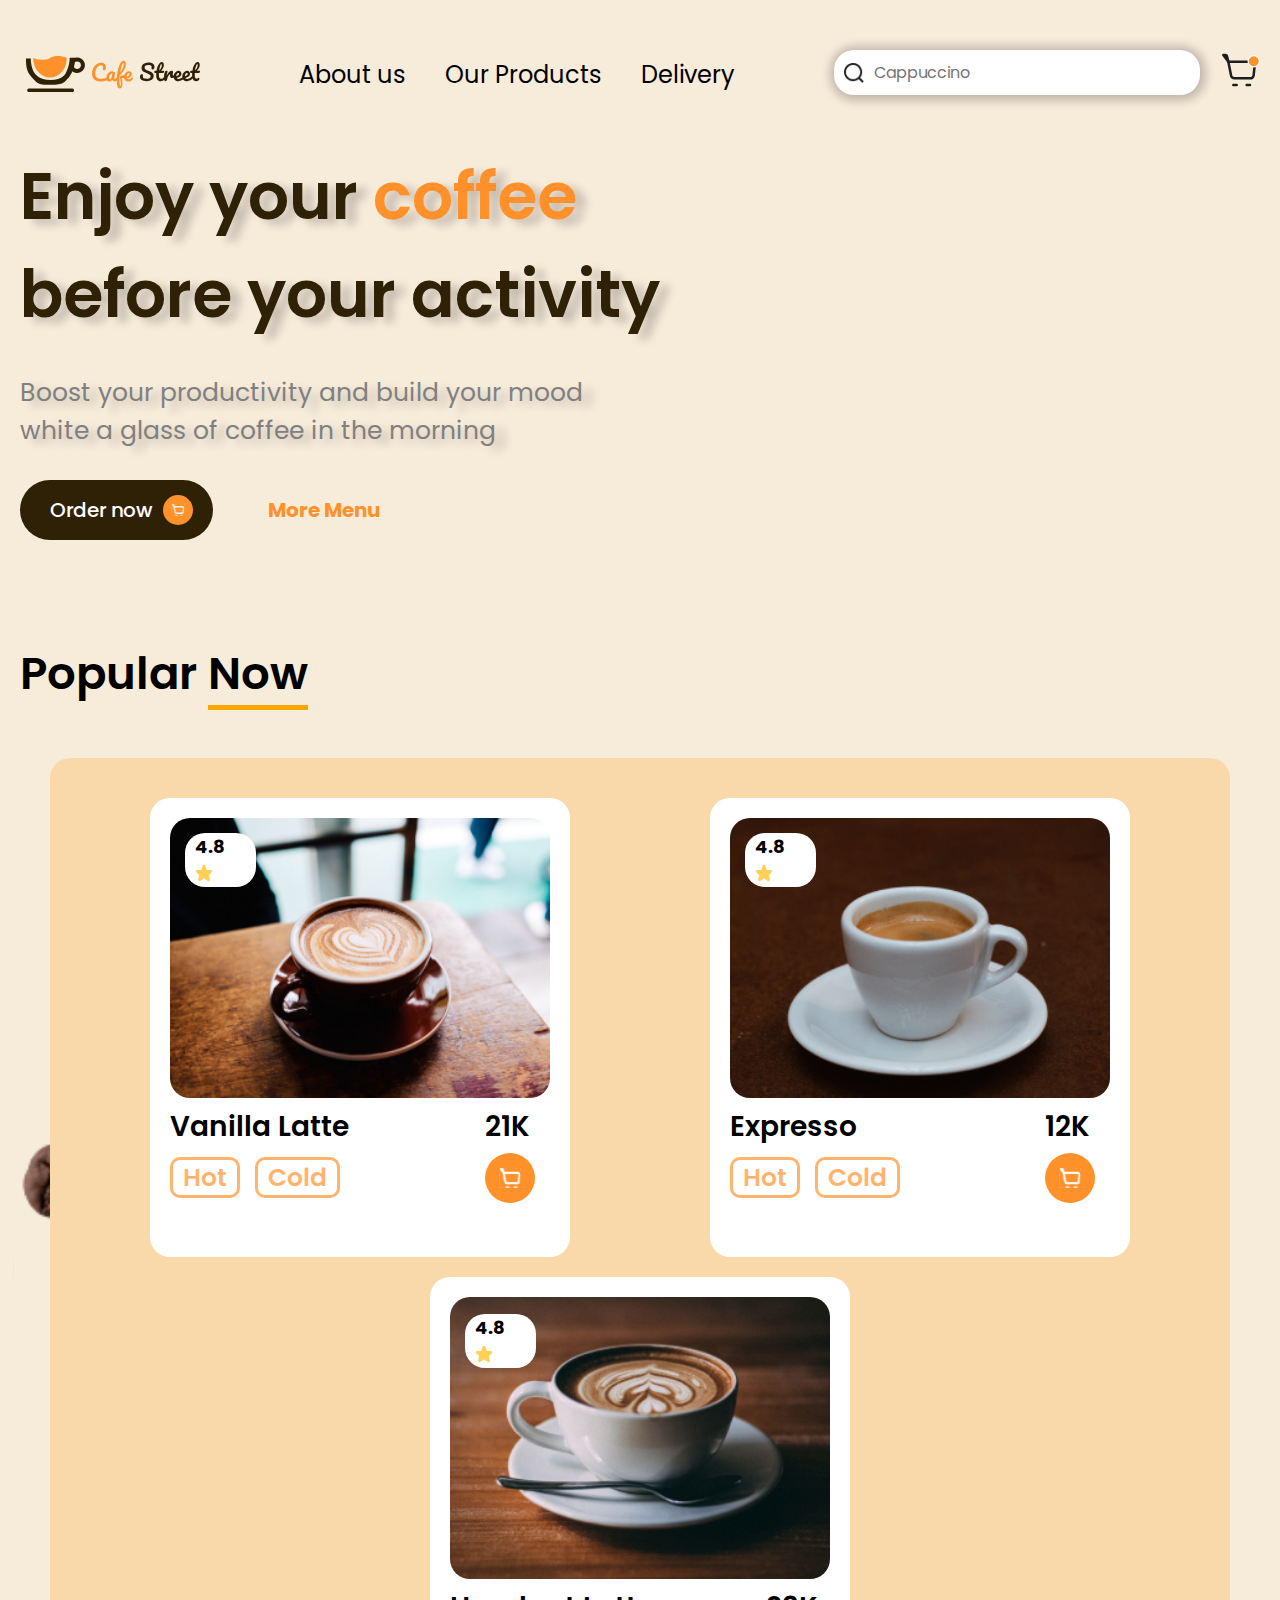
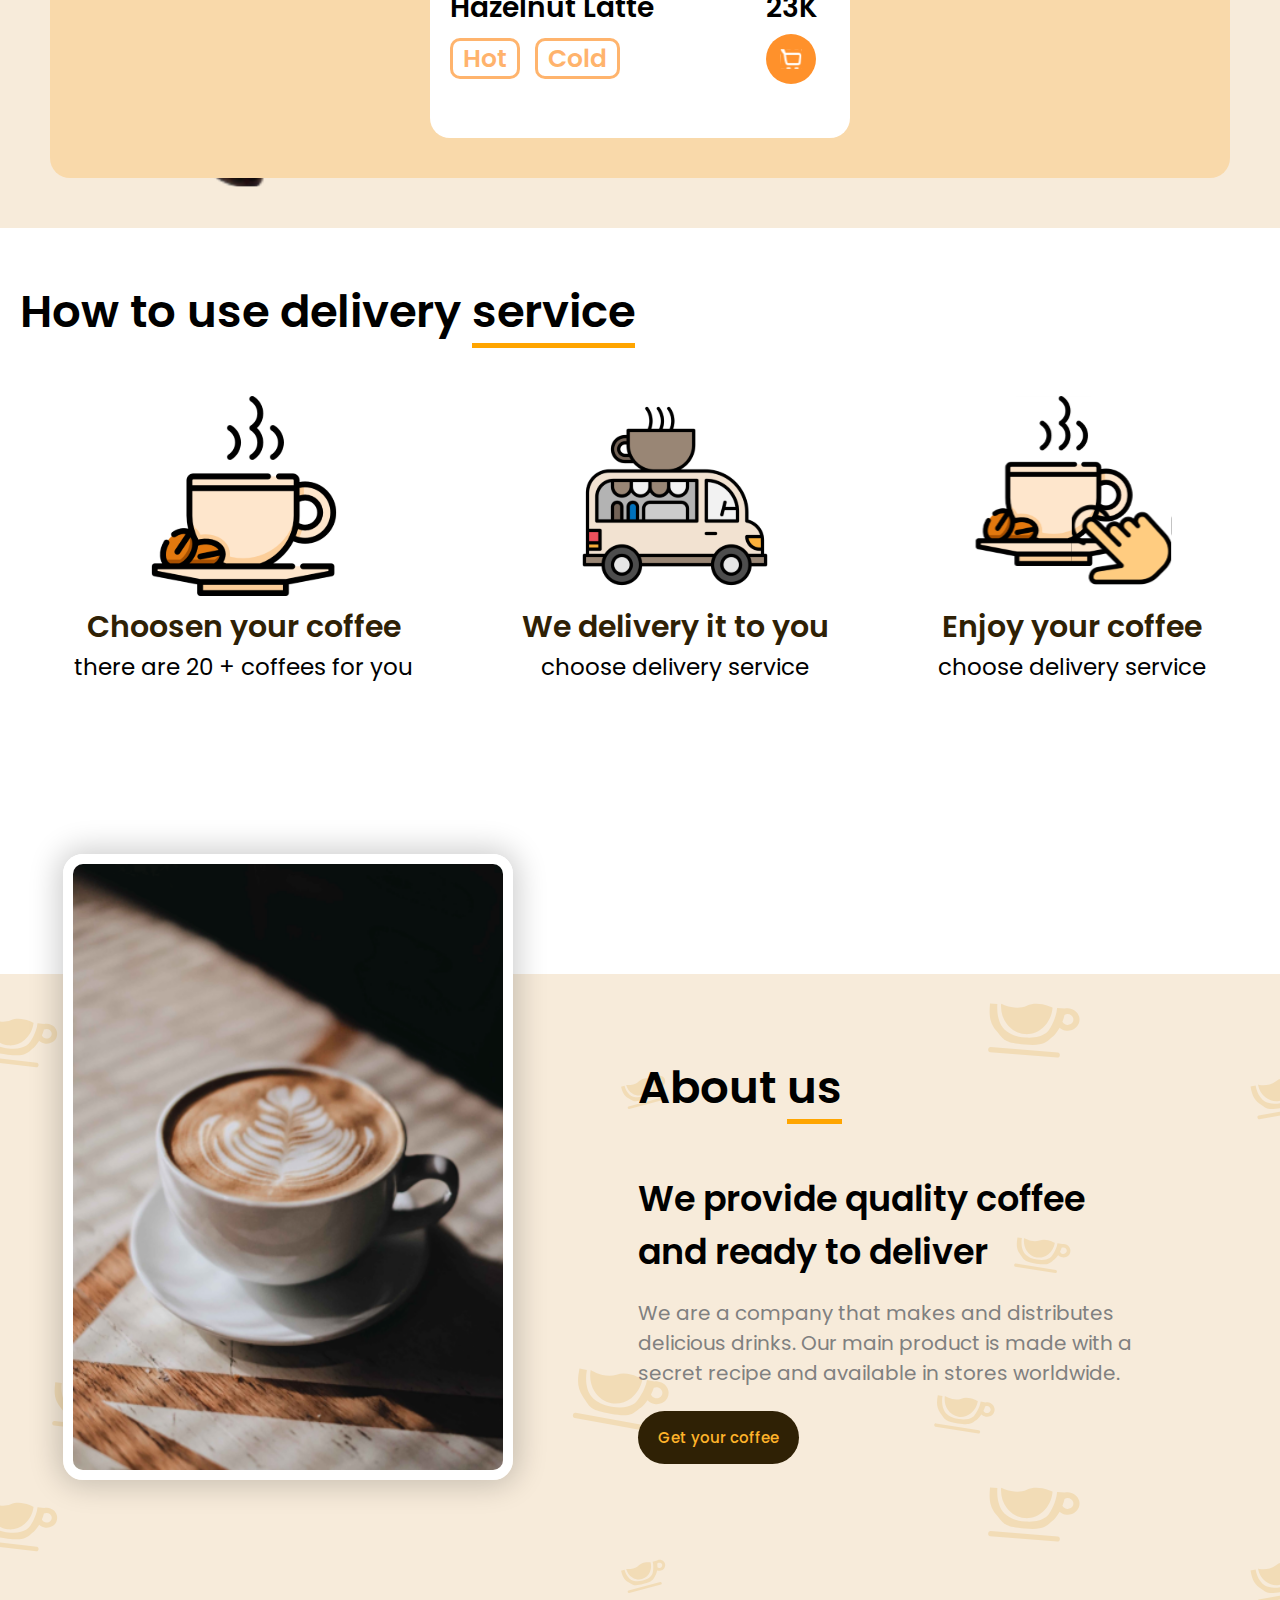
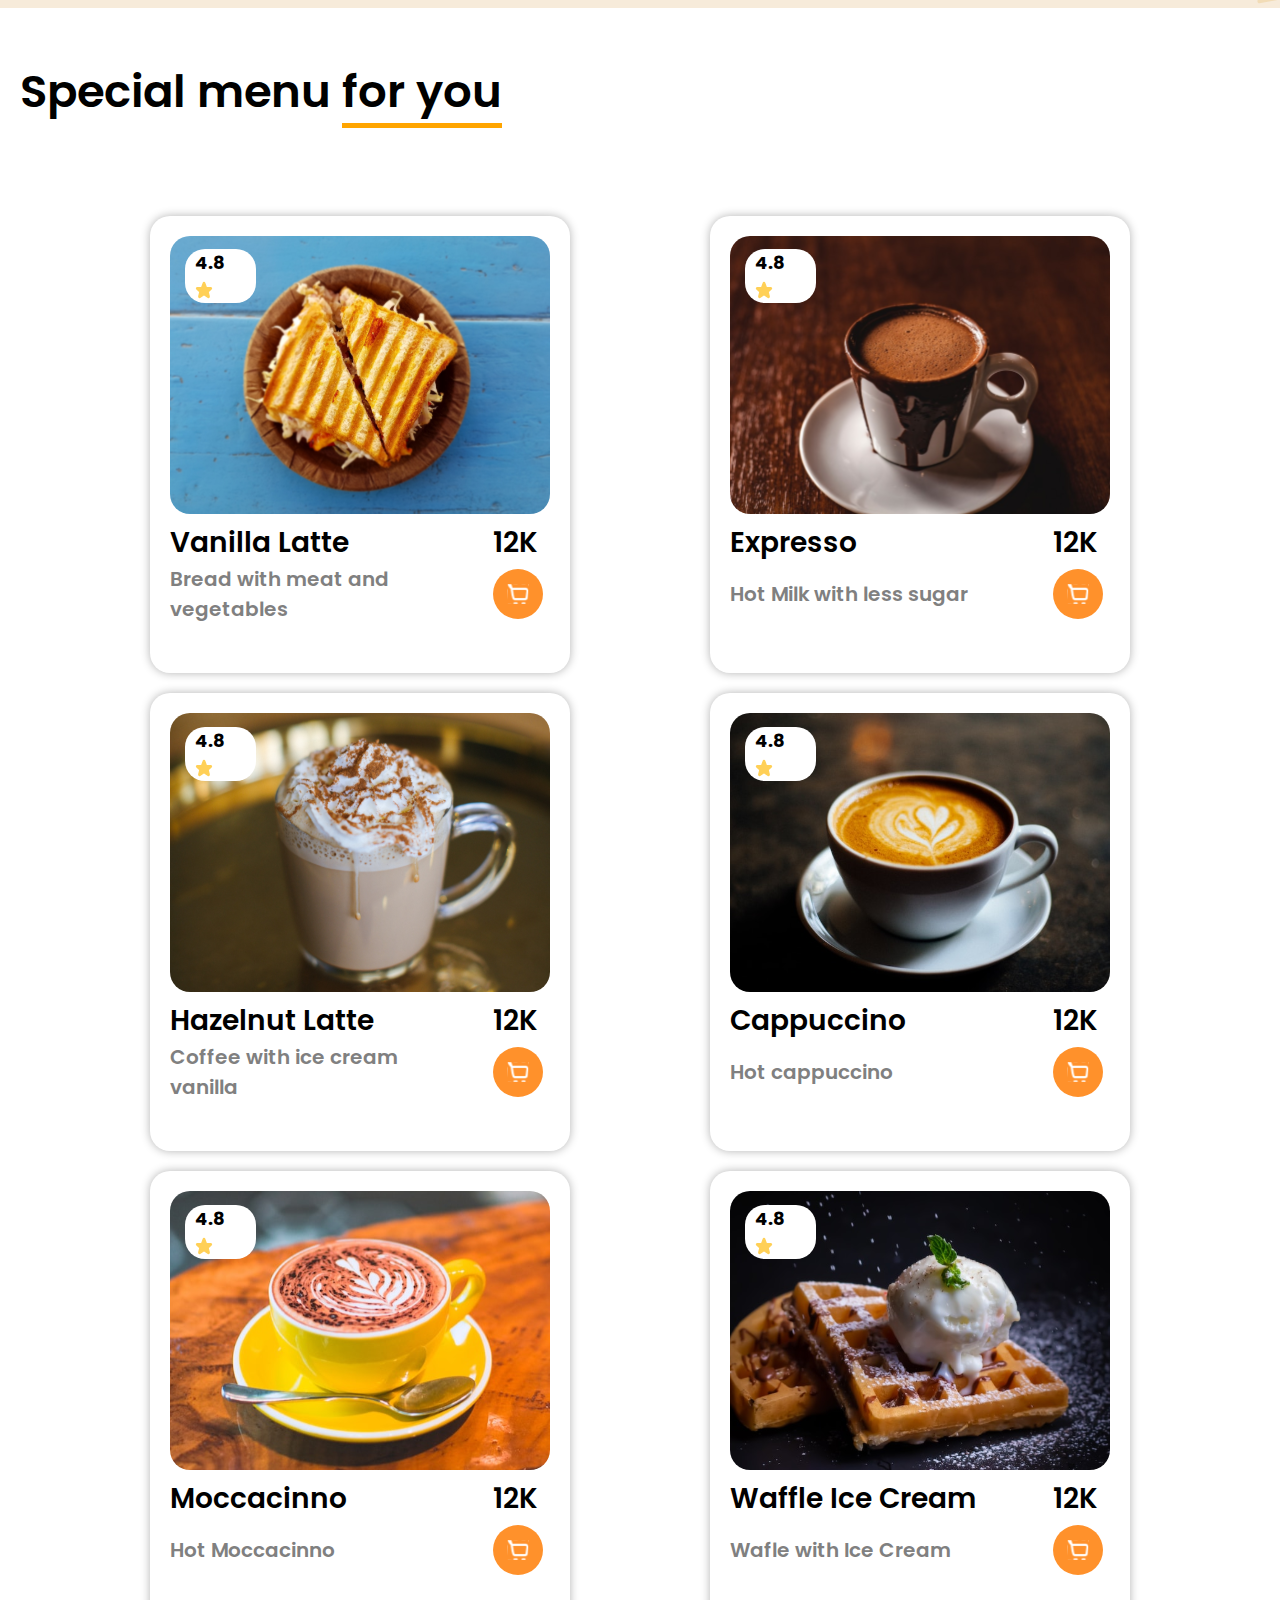
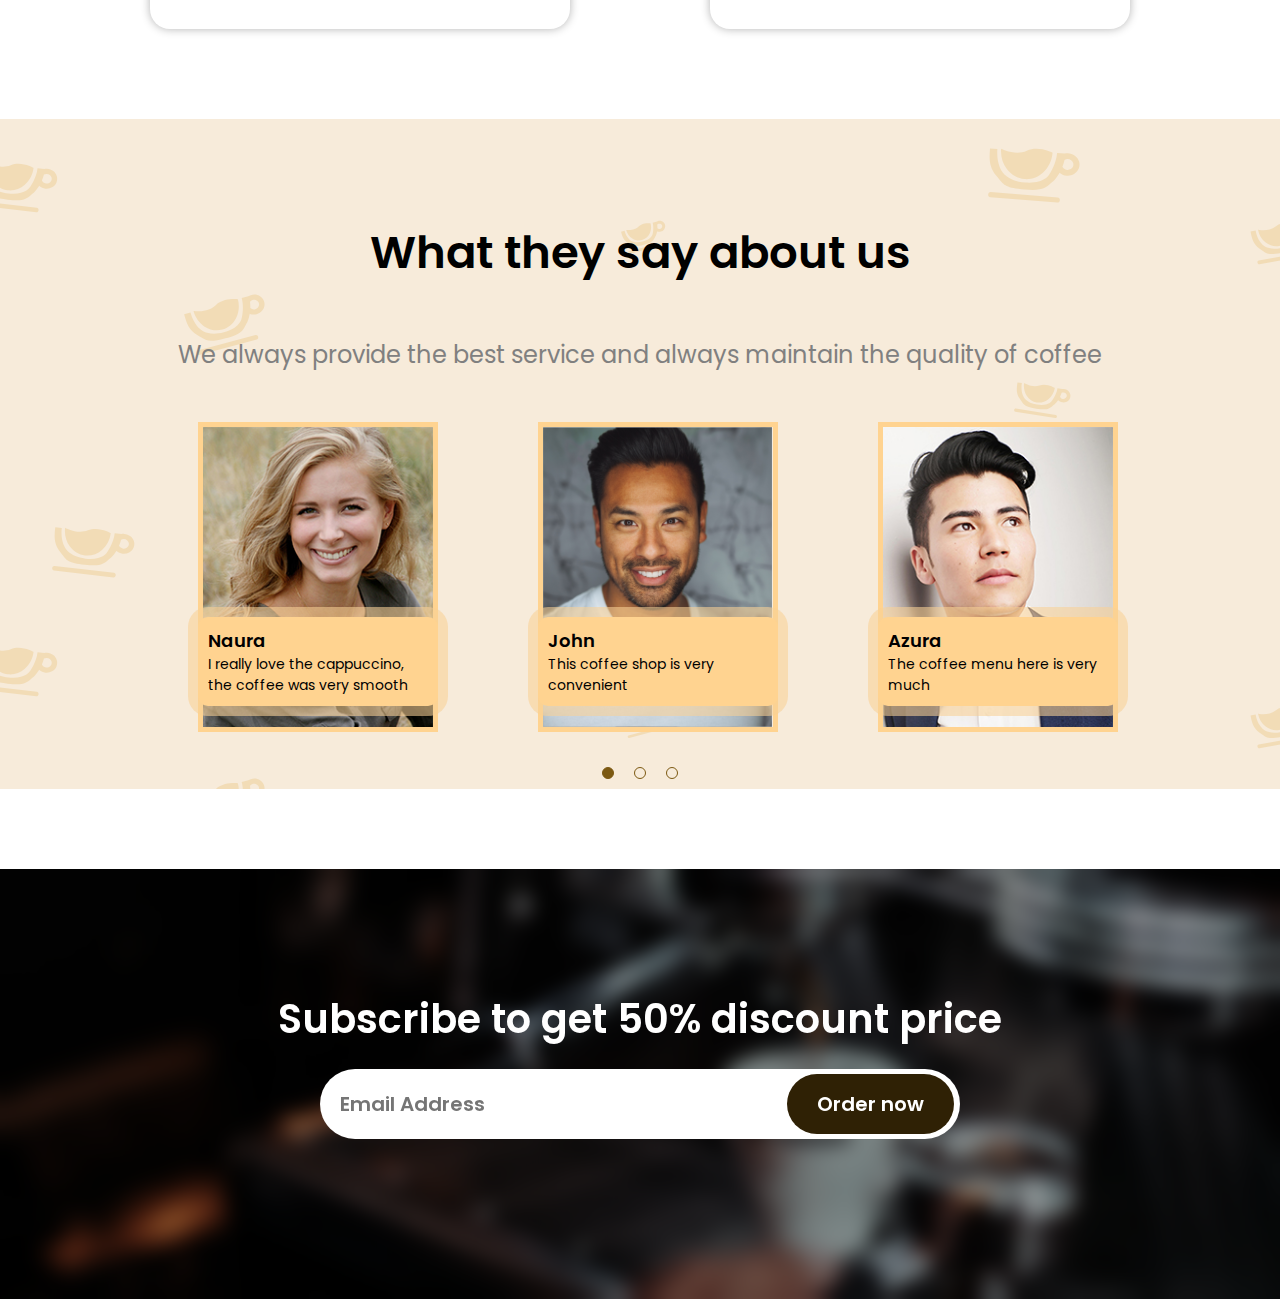
<file: Cafe Street/index.html>
<!DOCTYPE html>
<html lang="pt-br">
<head>
    <meta charset="UTF-8">
    <meta http-equiv="X-UA-Compatible" content="IE=edge">
    <meta name="viewport" content="width=device-width, initial-scale=1.0">

    <meta name="author" content="Erik Panicio"> <!-- crédito ao autor do conteúdo  -->
    <!-- Mecanismos de busca (SEO)-->
    <meta name="description" content="The Best Coffee Shop Near You">
    <meta name="keywords" content="café, coffee, cafeteria, café perto de mim"> <!-- palavras-chave -->
    <meta name="robots" content="index, follow">
    <meta property="og:type" content="website">

    <!-- Redes sociais (SMO) -->
    <meta property="og:title" content="Coffee Shop1">
    <meta property="og:site_name" content="Coffee Shop2">
    <meta property="og:description" content="Coffee Shop3">
    <meta property="og:url" content="https://cafestreet.com">
    <meta property="og:image" content="https://erikpanicio.github.io/Landing-Pages/Cafe%20Street/images/coffee1.png">
    <meta property="og:image:type" content="image/png">

    <link rel="stylesheet" href="style.css">
    <title>Cafe Street</title>
</head>
<body>
    <div id="background">
        <header>
            <nav class="container">
                <ul>
                    <div class="header-left">
                        <li><a href="#"></a><img src="images/logo_coffe.svg" alt=""></li>
                    </div>
                    <div class="header-center">
                        <li><a href="#about-us">About us</a></li>
                        <li><a href="#special">Our Products</a></li>
                        <li><a href="#delivery">Delivery</a></li>
                    </div>
                    <div class="header-right">
                        <li><input type="search" name="search" id="search" placeholder="Cappuccino"></li>
                        <li><a href="#"><img src="images/cart1.svg" alt=""></a></li>
                    </div>
                    <button id="button-mobile" onclick="clicado()">Menu</button>
                </ul>
            </nav>
        </header>

        <section id="apresentation" class="contents">
            <div class="container">
                <p class="up">Enjoy your <span>coffee</span> before your activity</p>
                <p class="down">Boost your productivity and build your mood white a glass of coffee in the morning</p>
                <div class="box-button">
                    <button class="button">Order now</button>
                    <a href="#" class="more">More Menu</a>
                </div>
            </div>
        </section>

        <section id="popular-now" class="contents">
            <div class="container">
                <h2>Popular <span class="orange">Now</span></h2>

                <div class="margin-lateral"> <!-- TESTE -->
                    <div class="box-photos">
                        <div class="box-photo">
                            <div class="coffee-photo">
                                <img src="images/coffee1.png" alt="">
                            </div>
                            <div class="desc">
                                <div class="coffee-name">Vanilla Latte</div>
                                <div class="coffee-view">21K</div>
                                <div class="coffee-type">
                                    <div class="coffee-type-hot"><span>Hot</span></div>
                                    <div class="coffee-type-cold"><span>Cold</span></div>
                                </div>
                                <div class="coffee-cart"><a href="#"><img src="images/cart2.svg" alt=""></a></div>
                            </div>
                            <div class="rating">
                                4.8
                                <img src="images/star.svg" alt="">
                            </div>
                        </div>
                        <div class="box-photo">
                            <div class="coffee-photo">
                                <img src="images/coffee2.png" alt="">
                            </div>
                            <div class="desc">
                                <div class="coffee-name">Expresso</div>
                                <div class="coffee-view">12K</div>
                                <div class="coffee-type">
                                    <div class="coffee-type-hot"><span>Hot</span></div>
                                    <div class="coffee-type-cold"><span>Cold</span></div>
                                </div>
                                <div class="coffee-cart"><a href="#"><img src="images/cart2.svg" alt=""></a></div>
                            </div>
                            <div class="rating">
                                4.8
                                <img src="images/star.svg" alt="">
                            </div>
                        </div>
                        <div class="box-photo">
                            <div class="coffee-photo">
                                <img src="images/coffee3.png" alt="">
                            </div>
                            <div class="desc">
                                <div class="coffee-name">Hazelnut Latte</div>
                                <div class="coffee-view">23K</div>
                                <div class="coffee-type">
                                    <div class="coffee-type-hot"><span>Hot</span></div>
                                    <div class="coffee-type-cold"><span>Cold</span></div>
                                </div>
                                <div class="coffee-cart"><a href="#"><img src="images/cart2.svg" alt=""></a></div>
                            </div>
                            <div class="rating">
                                4.8
                                <img src="images/star.svg" alt="">
                            </div>
                        </div>
                    </div>
                </div>
            </div>
        </section>
    </div>

    <div id="delivery" class="contents">
        <div class="container">
            <h2>How to use delivery <span class="orange">service</span></h2>
            <div class="box-images">
                <div class="image">
                    <img src="images/icon1.svg" alt="">
                    <p class="up">Choosen your coffee</p>
                    <p class="down">there are 20 + coffees for you</p>
                </div>
                <div class="image">
                    <img src="images/icon2.svg" alt="">
                    <p class="up">We delivery it to you</p>
                    <p class="down">choose delivery service</p>
                </div>
                <div class="image">
                    <img src="images/icon3.svg" alt="">
                    <p class="up">Enjoy your coffee</p>
                    <p class="down">choose delivery service</p>
                </div>
            </div>
        </div>
    </div>

    <div id="about-us" class="contents">
        <div class="container">
            <div class="image">
                <img src="images/coffee4.png" alt="">
            </div>
            <div class="text">
                <h2>About <span class="orange">us</span></h2>
                <p class="up">We provide quality coffee and ready to deliver</p>
                <p class="down">We are a company that makes and distributes delicious drinks. Our main product is made with a secret recipe and available in stores worldwide.</p>
                <div class="box-button">
                    <button class="button">Get your coffee</button>
                </div>
            </div>
        </div>
    </div>

    <section id="special" class="contents">
        <div class="container">
            <h2>Special menu <span class="orange">for you</span></h2>

            <div class="margin-lateral">
                <div class="box-photos">
                    <div class="box-photo">
                        <div class="coffee-photo">
                            <img src="images/food1.svg" alt="">
                        </div>
                        <div class="desc">
                            <div class="coffee-name">Vanilla Latte</div>
                            <div class="coffee-view">12K</div>
                            <div class="coffee-type">
                                <p>Bread with meat and vegetables</p>
                            </div>
                            <div class="coffee-cart"><a href="#"><img src="images/cart2.svg" alt=""></a></div>
                        </div>
                        <div class="rating">
                            4.8
                            <img src="images/star.svg" alt="">
                        </div>
                    </div>
                    <div class="box-photo">
                        <div class="coffee-photo">
                            <img src="images/food2.svg" alt="">
                        </div>
                        <div class="desc">
                            <div class="coffee-name">Expresso</div>
                            <div class="coffee-view">12K</div>
                            <div class="coffee-type">
                                <p>Hot Milk with less sugar</p>
                            </div>
                            <div class="coffee-cart"><a href="#"><img src="images/cart2.svg" alt=""></a></div>
                        </div>
                        <div class="rating">
                            4.8
                            <img src="images/star.svg" alt="">
                        </div>
                    </div>
                    <div class="box-photo">
                        <div class="coffee-photo">
                            <img src="images/food3.svg" alt="">
                        </div>
                        <div class="desc">
                            <div class="coffee-name">Hazelnut Latte</div>
                            <div class="coffee-view">12K</div>
                            <div class="coffee-type">
                               <p>Coffee with ice cream vanilla</p>
                            </div>
                            <div class="coffee-cart"><a href="#"><img src="images/cart2.svg" alt=""></a></div>
                        </div>
                        <div class="rating">
                            4.8
                            <img src="images/star.svg" alt="">
                        </div>
                    </div>
                    <div class="box-photo">
                        <div class="coffee-photo">
                            <img src="images/food4.svg" alt="">
                        </div>
                        <div class="desc">
                            <div class="coffee-name">Cappuccino</div>
                            <div class="coffee-view">12K</div>
                            <div class="coffee-type">
                               <p>Hot cappuccino</p>
                            </div>
                            <div class="coffee-cart"><a href="#"><img src="images/cart2.svg" alt=""></a></div>
                        </div>
                        <div class="rating">
                            4.8
                            <img src="images/star.svg" alt="">
                        </div>
                    </div>
                    <div class="box-photo">
                        <div class="coffee-photo">
                            <img src="images/food5.svg" alt="">
                        </div>
                        <div class="desc">
                            <div class="coffee-name">Moccacinno</div>
                            <div class="coffee-view">12K</div>
                            <div class="coffee-type">
                               <p>Hot Moccacinno</p>
                            </div>
                            <div class="coffee-cart"><a href="#"><img src="images/cart2.svg" alt=""></a></div>
                        </div>
                        <div class="rating">
                            4.8
                            <img src="images/star.svg" alt="">
                        </div>
                    </div>
                    <div class="box-photo">
                        <div class="coffee-photo">
                            <img src="images/food6.svg" alt="">
                        </div>
                        <div class="desc">
                            <div class="coffee-name">Waffle Ice Cream
                            </div>
                            <div class="coffee-view">12K</div>
                            <div class="coffee-type">
                               <p>Wafle with Ice Cream</p>
                            </div>
                            <div class="coffee-cart"><a href="#"><img src="images/cart2.svg" alt=""></a></div>
                        </div>
                        <div class="rating">
                            4.8
                            <img src="images/star.svg" alt="">
                        </div>
                    </div>
                </div>
            </div>
        </div>
    </section>

    <section id="comments">
        <div class="contents">
            <div class="text">
                <h2>What they say about us</h2>
                <p class="down">We always provide the best service and always maintain the quality of coffee</p>
            </div>
            <div class="box-reviews">
                
                <div class="box-review">
                    <div class="box-review1">
                        <div class="review">
                            <div class="image">
                                <img src="images/person1.jpg" alt="">
                            </div>
                            <div class="feedback">
                                <p class="name">Naura</p>
                                <p class="comment">I really love the cappuccino, the coffee was very smooth</p>
                            </div>
                        </div>
                        <div class="review">
                            <div class="image">
                                <img src="images/person2.svg" alt="">
                            </div>
                            <div class="feedback">
                                <p class="name">John</p>
                                <p class="comment">This coffee shop is very convenient</p>
                            </div>
                        </div>
                        <div class="review">
                            <div class="image">
                                <img src="images/person3.jpg" alt="">
                            </div>
                            <div class="feedback">
                                <p class="name">Azura</p>
                                <p class="comment">The coffee menu here is very much</p>
                            </div>
                        </div>
                    </div>
                    
                    <div class="box-review2">
                        <div class="review">
                            <div class="image">
                                <img src="images/person4.png" alt="">
                            </div>
                            <div class="feedback">
                                <p class="name">Olga</p>
                                <p class="comment">The coffee menu here is very much</p>
                            </div>
                        </div>
                        <div class="review">
                            <div class="image">
                                <img src="images/person5.png" alt="">
                            </div>
                            <div class="feedback">
                                <p class="name">Dafila</p>
                                <p class="comment">The coffee menu here is very much</p>
                            </div>
                        </div>
                        <div class="review">
                            <div class="image">
                                <img src="images/person6.png" alt="">
                            </div>
                            <div class="feedback">
                                <p class="name">Gloria</p>
                                <p class="comment">The coffee menu here is very much</p>
                            </div>
                        </div>
                    </div>
                    <div class="box-review3">
                        <div class="review">
                            <div class="image">
                                <img src="images/person7.jpg" alt="">
                            </div>
                            <div class="feedback">
                                <p class="name">Khasan</p>
                                <p class="comment">The coffee menu here is very much</p>
                            </div>
                        </div>
                        <div class="review">
                            <div class="image">
                                <img src="images/person8.jpg" alt="">
                            </div>
                            <div class="feedback">
                                <p class="name">Lara</p>
                                <p class="comment">The coffee menu here is very much</p>
                            </div>
                        </div>
                        <div class="review">
                            <div class="image">
                                <img src="images/person9.jpg" alt="">
                            </div>
                            <div class="feedback">
                                <p class="name">Kira</p>
                                <p class="comment">The coffee menu here is very much</p>
                            </div>
                        </div>
                    </div>
                </div>

                <div class="review-buttons">
                    <div class="review-button first" onclick="first()"></div>
                    <div class="review-button second" onclick="second()"></div>
                    <div class="review-button third" onclick="third()"></div>
                </div>

            </div>   
        </div>
    </section>

    <footer>
        <div class="footer-box">
            <p>Subscribe to get 50% discount price</p>
            <input type="email" name="email" id="email" placeholder="Email Address" maxlength="30">
            <input type="submit" value="Order now">
        </div>
    </footer>
    <script src="script.js"></script>
</body>
</html>
</file>
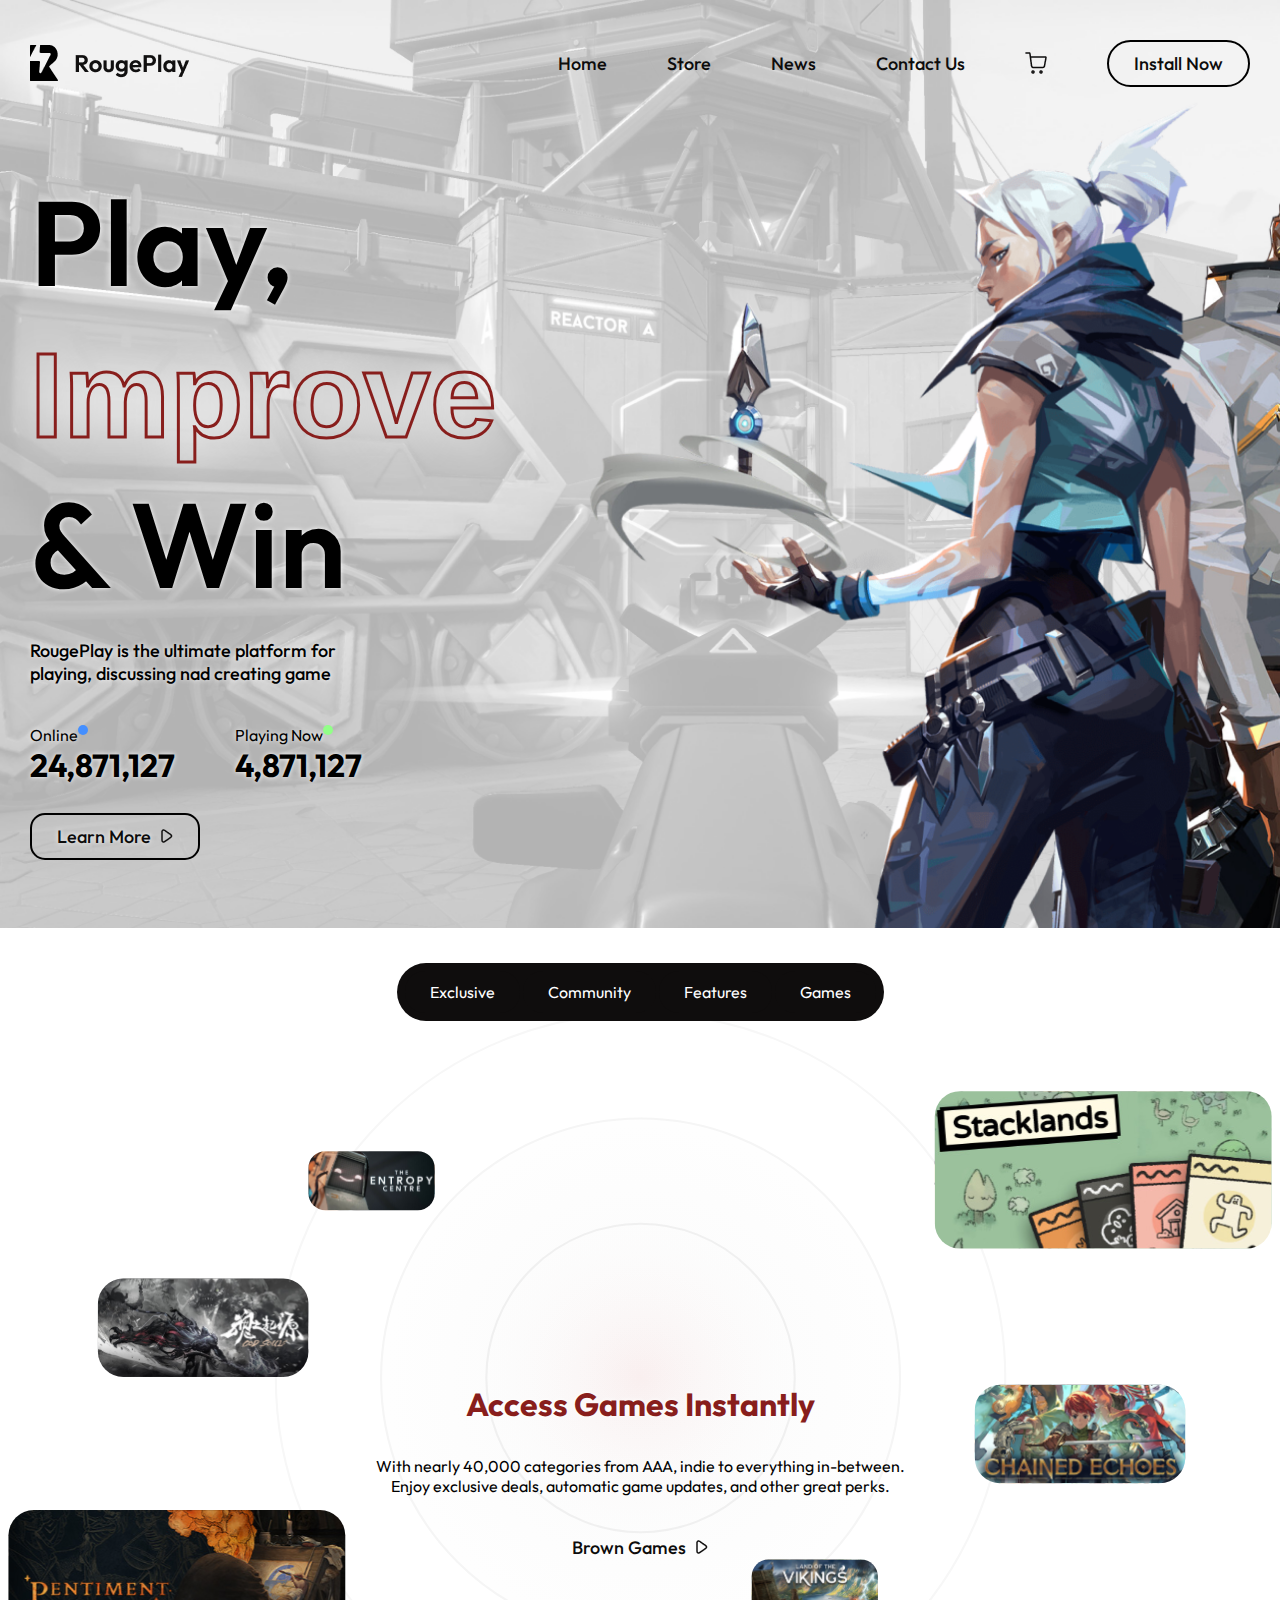
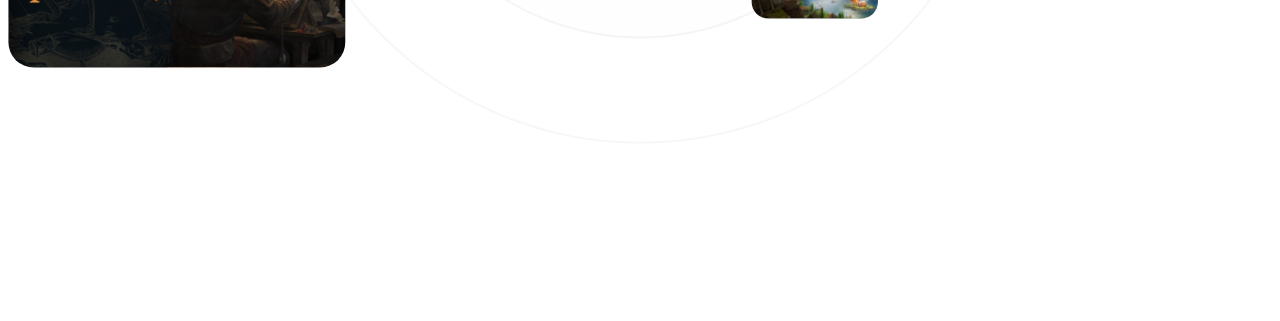
<file: Valorant/index.html>
<!DOCTYPE html>
<html lang="pt-br">
<head>
    <meta charset="UTF-8">
    <meta http-equiv="X-UA-Compatible" content="IE=edge">
    <meta name="viewport" content="width=device-width, initial-scale=1.0">
    <link rel="stylesheet" href="style.css">
    <title>Valorant Landing Page</title>
</head>
<body>
    <main>
        <header class="container">
            <nav class="navegation">
                <ul class="logo">
                    <li><a href="#"><img src="images/logo.png" alt=""></a></li>
                </ul>
                <ul class="links">
                    <li><a href="#">Home</a></li>
                    <li><a href="#">Store</a></li>
                    <li><a href="#">News</a></li>
                    <li><a href="#">Contact Us</a></li>
                    <li><a href="#"><img src="images/card-icon.png" alt=""></a></li>
                    <li><a href="#" class="install">Install Now</a></li>
                </ul>
                <ul class="menu-mobile"> <!-- menu que aparecerá quando não couber o padrão -->
                    <li><button onclick="menu()"></button></li>
                </ul>
            </nav>
        </header>
        <section id="apresentation" class="container"> <!-- por ID -->
            <div class="contents">
                <div class="main-texts">
                    <p class="top">Play,<br><span>Improve</span><br>& Win</p>
                    <p class="bottom">RougePlay is the ultimate platform for playing, discussing nad creating game</p>
                </div>
                <div class="players">
                    <div class="online">
                        <p class="top">Online <span class="blue-ball"></span></p>
                        <p class="bottom">24,871,127</p>
                    </div>
                    <div class="playing-now">
                        <p class="top">Playing Now <span class="green-ball"></span></p>
                        <p class="bottom">4,871,127</p>
                    </div>
                </div>
                <a href="#" class="button">Learn More<img src="images/play-icon.png" alt=""></a>
            </div>
        </section>
    </main>

    <section id="games" class="container">
        <div class="contents">
            <div class="menu-games">
                <div class="selector">
                    <button>Exclusive</button>
                    <button>Community</button>
                    <button>Features</button>
                    <button>Games</button>
                </div>
            </div>
            <div class="text">
                <p class="top">Access Games Instantly</p><!-- H3 ou p mesmo??? -->
                <p class="bottom">With nearly 40,000 categories from AAA, indie to everything in-between.<br> Enjoy exclusive deals, automatic game updates, and other great perks.</p>
                <a href="#" class="button">Brown Games<img src="images/play-icon.png" alt=""></a>
            </div>
        </div>
    </section>

    <script src="script.js"></script>
</body>
</html>
</file>
<file: Cafe Street/style.css>
@charset "UTF-8";

@import url('https://fonts.googleapis.com/css2?family=Poppins:wght@300;400;500;600;700&display=swap');

:root {
    --cor1: #FF902A;
    --cor2: #db7c22;
    --cor3: #2F2105;
    --cor4: #5e430d;
    --cor5: #F9D9AA;
    --cor6: #F7EBDA;
}

* {
    border: 0;
    margin: 0;
    padding: 0;
    outline: none;
    text-decoration: none;
    font-family: 'Poppins', sans-serif;
}

html {
    font-size: 20px;
}

#background {
    background-image: url("images/background1A.svg");
    background-repeat: no-repeat;
    background-size: cover;
}

header {
    display: flex;
    justify-content: center;
}

.container {
    width: 1500px;
    margin: 50px 20px;
}

/* container do popular now, para que eu possa deixar o fundo completo, sem margin */


header ul {
    display: flex;
    justify-content: space-between;
    align-items: center;
}

header li {
    list-style: none;
}

.header-left img {
    width: 180px;
    vertical-align: middle;
}

.header-center, .header-right {
    display: flex;
}

.header-center li {
    margin-right: 40px;
}

.header-center li:last-child, .header-right li:last-child {
    margin-right: 0;
}

.header-center a {
    color: black;
    font-size: 1.2rem;
}

.header-center a:hover {
    color: var(--cor1);
}

.header-right li {
    margin-right: 20px;
}

.header-right input {
    background-image: url("images/search.png");
    background-repeat: no-repeat;
    background-position: 10px center;
    background-size: 1rem;
    padding: 0.5rem 0.5rem 0.5rem 2rem;
    font-size: 0.8rem;
    border-radius: 20px;
    box-shadow: 1px 1px 10px 5px rgba(0, 0, 0, 0.212);
}

.header-right img {
    width: 2rem;
    text-align: center;
}

#button-mobile {
    display: none;
    cursor: pointer;
    padding: 10px;
    border-radius: 20px;
    background-color: var(--cor4);
    color: white;
}

#button-mobile:hover {
    background-color: var(--cor3);
}

.contents { /* alinha dentro do container */
    display: flex;
    justify-content: center;
}

#apresentation .container {
    margin-top: 0;
}

#apresentation p.up {
    font-size: 65px;
    width: 660px;
    font-weight: 600;
    color: var(--cor3);
    margin-bottom: 30px;
    text-shadow: 10px 5px 10px rgba(0, 0, 0, 0.212);
}

#apresentation span {
    color: var(--cor1);
}

#apresentation p.down {
    font-size: 25px;
    width: 600px;
    color: gray;
    margin-bottom: 30px;
    text-shadow: 10px 5px 10px rgba(0, 0, 0, 0.212);
}

#apresentation .button {
    background-color: var(--cor3);
    background-image: url("images/cart2.svg");
    background-repeat: no-repeat;
    background-position: 143px center;
    background-size: 30px;
    color: white;
    padding: 15px 60px 15px 30px;
    border-radius: 30px;
    font-size: 20px;
    font-weight: 500;
    cursor: pointer;
    margin-right: 50px;
}

#apresentation .button:hover {
    background-color: var(--cor4);
}

#apresentation a {
    color: var(--cor1);
    font-weight: 700;
}

#apresentation a:hover {
    color: var(--cor2);
}

h2 {
    font-size: 45px;
    font-weight: 600;
    margin-bottom: 50px;
}

span.orange {
    border-bottom: 5px solid orange;
}

.margin-lateral { /* TESTE */
    margin: 0px 30px;
}

.box-photos {
    background-color: var(--cor5);
    padding: 30px;
    border-radius: 20px;
    display: flex;
    justify-content: space-around;
    flex-wrap: wrap;
}

.box-photo {
    background-color: white;
    padding: 20px 20px 0px 20px;
    border-radius: 20px;
    margin: 10px;
}

.coffee-photo img {
    width: 380px;
    border-radius: 20px;
}

.rating {
    width: 51px;
    background-color: white;
    padding: 0px 10px;
    border-radius: 20px;
    color: black;
    font-size: 18px;
    font-weight: 700;
    position: relative;
    top: -370px;
    right: -15px;
}

.rating img {
    width: 18px;
    vertical-align: middle;
    margin-bottom: 3px;
}

.desc {
    display: grid;
    gap: 5px;
    grid-template-areas: 
        "coffee-name coffee-name coffee-name coffee-name coffee-name coffee-name coffee-name coffee-name coffee-name coffee-view"
        "coffee-type coffee-type coffee-type coffee-type coffee-type coffee-type coffee-type coffee-type coffee-type coffee-cart"
    ;
}

.coffee-name {
    grid-area: coffee-name;
    font-size: 28px;
    font-weight: 600;
}
.coffee-view {
    grid-area: coffee-view;
    font-size: 28px;
    font-weight: 600;
}
.coffee-type {
    grid-area: coffee-type;
    font-weight: 600;
    align-items: center;
    font-size: 20px; /* para o coffee type do special */
}
.coffee-cart {
    grid-area: coffee-cart;
}

.coffee-type {
    display: flex;
}
.coffee-type-hot span{
    margin-right: 15px;
    background-color: white;
    border: 3px solid #ff912aaf;
    border-radius: 10px;
    color: #ff912aaf;
    font-size: 25px;
    padding: 0px 10px;
}
.coffee-type-hot span:hover{
    border: 3px solid var(--cor1);
    color: var(--cor1);
    cursor: pointer;
}
.coffee-type-cold span {
    background-color: white;
    border: 3px solid #ff912aaf;
    border-radius: 10px;
    color: #ff912aaf;
    font-size: 25px;
    padding: 0px 10px;
}
.coffee-type-cold span:hover{
    border: 3px solid var(--cor1);
    color: var(--cor1);
    cursor: pointer;
}

.coffee-cart img {
    vertical-align: middle;
    width: 50px;
}

.box-images {
    display: flex;
    justify-content: space-around;
    flex-wrap: wrap;
    flex: 1;
}

/* está alinhando tanto o texto quanto as imagens */
.box-images .image {
    text-align: center;
    margin: 0px 40px 40px 40px;
}

.box-images .image img {
    height: 200px; /* width: 200px */
}

#delivery p.up {
    color: var(--cor3);
    font-size: 30px;
    font-weight: 600;
}

#delivery p.down {
    font-size: 23px;
}

/* ABOUT US */

#about-us {
    background-image: url("images/background2.svg");
    margin-top: 200px;
}

#about-us .container {
    width: 1200px;
    display: flex;
    justify-content: space-around;
    margin: 0;
}

#about-us .image img {
    border: 10px solid white;
    border-radius: 20px;
    width: 430px;
    position: relative;
    top: -120px;
    box-shadow: 0px 0px 30px 5px rgb(0 0 0 / 20%);
}

#about-us .text {
    margin: 80px;
}

#about-us p.up {
    font-size: 35px;
    font-weight: 600;
    width: 500px;
    margin-bottom: 20px;
}

#about-us p.down {
    font-size: 20px;
    color: gray;
    width: 500px;
    text-align: left;
    margin-bottom: 23px;
}

#about-us .button {
    background-color: var(--cor3);
    color: #ffb42a;
    padding: 15px 20px;
    border-radius: 30px;
    font-size: 15px;
    font-weight: 500;
    cursor: pointer;
}

#about-us .button:hover {
    background-color: var(--cor4);
}

#special .box-photos {
    background-color: white;
}

#special .box-photo {
    box-shadow: 0px 0px 10px rgba(0, 0, 0, 0.3);
}

#special .coffee-type {
    width: 250px;
    color: gray;
    height: 50px;
}

/* Comments */

#comments {
    background-image: url("images/background2.svg");
}

#comments .contents {
    padding: 100px 0px 0px 0px;
    flex-wrap: wrap;
}

#comments .text {
    margin-right: 30px;
    /* height: 250px; */
}

#comments .text p.down {
    font-size: 24px;
    color: gray;
    width: 450px;
}

.box-reviews {
    margin: 0px 40px;
    width: 985px;
}

.box-review {
    display: flex;
    overflow: hidden;
    width: 100%;
}

.box-review1 {
    /* display: flex; */
    transition: opacity 1s;
}

.box-review2 {
    /* display: flex; */
    transition: opacity 1s;
}

.box-review3 {
    /* display: flex; */
    transition: opacity 1s;
}

.review {
    margin: 0px 50px;
    height: 335px;
}

.review .image { /* centraliza a imagem */
    justify-content: center;
    display: flex;
}

.review .image img {
    border: 5px solid #FFD390;
    height: 300px;
    width: 230px;
}

.review .feedback {
    background-color: #FFD390;
    box-shadow: 0px 0px 0px 10px #f8d19694;
    padding: 10px;
    border-radius: 10px;
    width: 220px;
    position: relative;
    top: -115px;
    /* left: 55px; */
    left: 0;
}

.feedback .name {
    font-weight: 600;
    font-size: 18px;
}

.feedback .comment {
    font-size: 14px;
}

.review-buttons {
    display: flex;
    justify-content: center;
}

.review-button {
    border: 1px solid #7c5912;
    border-radius: 10px;
    margin: 10px;
    padding: 5px;
    cursor: pointer;
}

footer {
    background-image: url("images/footer.png");
    background-repeat: no-repeat;
    background-size: cover;
    background-position: center;
}

footer .footer-box {
    display: flex;
    justify-content: center;
    flex-direction: column;
    align-items: center;
    padding: 100px 0px;
    margin: 80px 0px 0px 0px;
    backdrop-filter: blur(10px);
}

footer p {
    font-size: 40px;
    color: white;
    font-weight: 600;
    margin: 20px;
    text-align: center;
}

footer input[type=email] {
    width: 600px;
    padding: 20px;
    border-radius: 40px;
    font-size: 20px;
    font-weight: 600;
}

footer input[type=submit] {
    background-color: var(--cor3);
    color: white;
    font-weight: 600;
    padding: 15px 30px;
    border-radius: 40px;
    font-size: 20px;
    position: relative;
    top: -65px;
    left: 230px;
    cursor: pointer;
}

footer input[type=submit]:hover {
    background-color: var(--cor4);
}
/* arrumar o feedback, esta vazando um pouco, as imagens estão quebrando meio atrasadas por causa do box-reviews que está um pouco menor */

@media (max-width: 1790px) {
    #comments .text {
        margin-right: 0;
        width: 100%;
        text-align: center;
        margin-bottom: 50px;
    }
    
    #comments .text p.down {
        width: 100%;
    }
    
    .box-reviews {
        flex-wrap: wrap;
        justify-content: center;
    }
}

@media (max-width: 1175px) {
    html {
        font-size: 18px;
    }

    #background {
        background-image: url("images/background1B.svg");
    }

    #about-us .image {
        display: none;
    }

    .box-reviews {
        width: 100%;
    }

    .box-review {
        overflow: scroll;
    }

    .box-review1 {
        display: flex !important;
    }

    .box-review2 {
        display: flex !important;
    }

    .box-review3 {
        display: flex !important;
    }

    .review {
        margin: 0px 25px;
    }

    .review-buttons {
        display: none;
    }
    
}

@media (max-width: 1000px) {
    html {
        font-size: 15px;
    }
}

@media (max-width: 920px) {
    /* MENU */
    .header-center {
        display: none; 
        position: absolute;
        top: 85px;
        right: 2px;
        background-color: var(--cor4);
        border-radius: 20px;
        padding: 10px;
        /* margin-right: 20px; */
    }
    .header-center li {
        margin: 0;
        margin-bottom: 5px;
        text-align: center;
        border-bottom: 3px solid #7c5912;
    }
    .header-center a {
        color: white;
    }
    .header-center a:hover {
        color: var(--cor1);
    }
    .header-right {
        display: none;
    }
    #button-mobile {
        display: inline;
        margin-right: 20px;
    }
}

@media (max-width: 775px) {
    html {
        font-size: 16px;
    }
    
    #apresentation p.up {
        font-size: 3.25rem;
        width: 33rem;
    }
    #apresentation p.down {
        width: 30rem;
    }
    
    #about-us {
        margin: 0;
    }
    #about-us .text {
        margin: 80px 0px;
    }

    #about-us p.up {
        width: 85vw;
        /* font-size: 10vw; */
    }
    
    #about-us p.down {
        width: 85vw;
        /* font-size: 6.5vw; */
    }

    footer input[type=email] {
        width: 400px;
    }
    
    footer input[type=submit] {
        top: -65px;
        left: 130px;
    }
}

@media (max-width: 560px) {
    /* arrumar um jeito de deixar as imagens diminuirem pelo lado e não pela diagonal OU arrumar o rating*/

    #apresentation p.up {
        font-size: 3.25rem;
        width: 90vw;
    }

    #apresentation p.down {
        font-size: 1.25rem;
        width: 90vw;
    }

    .box-button {
        display: flex;
        justify-content: center;
        flex-wrap: wrap;
    }

    #apresentation .button {
        /* display: block; */
        margin: 0px 0px 20px 0px;
    }

    #apresentation a {
        /* margin: 45px; */
        /* flex-direction: column; */
        flex: 100%;
        text-align: center;
    }

    h2 {
        text-align: center;
    }

    #popular-now .container {
        margin: 50px 0px;
    }

    .margin-lateral {
        margin: 0;
    }

    .box-photos {
        border-radius: 0;
        padding: 0px;
    }

    .coffee-photo img {
        width: 70vw;
    }

    .rating {
        top: -88%;
        width: 13vw;
        font-size: 4.5vw;
        padding: 0px 1.5vw;
    }

    .rating img {
        width: 4.5vw;
    }

    .coffee-name {
        font-size: 6vw;
    }
    .coffee-view {
        font-size: 6vw;
    }
    .coffee-cart img{
        width: 10vw;
    }
    .coffee-type {
        margin-top: 10px;
        /* margin-bottom: 20px; */
        font-size: 3.5vw; /* para o coffee type do special */
    }
    .coffee-type-hot span{
        font-size: 5vw;
    }
    .coffee-type-cold span{
        font-size: 5vw;
    }
    #special .coffee-type { /* para o coffee type do special */
        width: 40vw;
        height: 3vw;
    }

    /* .review .feedback {
        width: 50vw;
    }

    .feedback .name {
        font-size: 3.5vw;
    }
    .feedback .comment {
        font-size: 3vw;
    } */
    
    footer .footer-box{
        margin: 0;
    }

    footer input[type=email] {
        width: 60vw;
        text-align: center;
    }
    
    footer input[type=submit] {
        top: 0;
        left: 0;
        margin-top: 30px;
    }
}

@media (max-width: 475px) {
    .header-left img { /* teste */
        width: 40vw;
    }
    
    #apresentation p.up {
        font-size: 15vw;
    }

    .box-images .image img { /* teste */
        height: 42vw;
    }


    #about-us p.up {
        font-size: 8vw;
    }
    
    #about-us p.down {
        font-size: 4.5vw;
    }

    .box-photo {
        padding: 15px 15px 0px 15px;
    }

    .review .feedback {
        width: 65vw;
        top: -25vw;
        left: 0;
    }

    .feedback .name {
        font-size: 4.5vw;
    }
    .feedback .comment {
        font-size: 4vw;
    }
}

/* Colocar rem apenas nos elementos que vão logo ser alterados, os que forem demorar muito para ser alterado colocar me px */

/* organizar os itens dos media queries */

/* o menu que abre está andando em outro eixo, não está conseguindo o botão menu, parece que tem algo o modificando, porque até mesmo o margin-right não está sendo respeitado*/
</file>
<file: Valorant/style.css>
@charset "utf-8";

@import url('https://fonts.googleapis.com/css2?family=Outfit:wght@400;500;600;700&display=swap');

* {
    border: 0;
    margin: 0;
    padding: 0;
    outline: none;
    text-decoration: none;
    box-sizing: border-box;
    font-family: 'Outfit', Arial, sans-serif;
}

main {
    background-image: url("images/background-section1.png");
    background-repeat: no-repeat;
    background-size: cover;
    height: auto;
    width: 100vw;
    padding-bottom: 80px;
}

.container {
    display: flex;
    justify-content: center;
}

.navegation {
    width: 1400px;
    margin-top: 45px;
    display: flex;
    justify-content: space-between;
    align-items: center;
}

.navegation .links {
    display: flex;
}

li {
    list-style: none;
}

.navegation li {
    padding: 0 30px;
}

a { /* .navegation a */
    font-size: 18px;
    color: #0D0C0C;
    font-weight: 500;
    transition: color 0.2s;
}

.navegation a:hover {
    color: #FF4655;
    transition: color 0.2s;
}

.navegation a.install {
    border: 2px solid black;
    border-radius: 30px;
    padding: 10px 25px;
}

.navegation a.install:hover {
    border: 2px solid #FF4655;
    transition: border 0.1s;
}

.navegation .menu-mobile {
    display: none;
    margin-right: 60px; /* ver uma maneira melhor do que essa */
}

.menu-mobile button {
    background-color: transparent;
    border-top: 2px solid black;
    width: 30px;
    cursor: pointer;
}

.menu-mobile button::before,
.menu-mobile button::after {
    content: "";
    height: 2px;
    width: 30px;
    margin-top: 8px;
    display: block;
    background: black;
}

main section {
    margin-top: 80px;
}

.contents {
    width: 1400px;
    padding: 0 30px;
}

.main-texts p.top {
    font-size: 120px;
    font-weight: 600;
    /* width: 450px;  *//* tirar para ficar normal?? */
    text-shadow: 0px 0px 5px white;
}

.main-texts p.top span {
    font-family: Arial, Helvetica, sans-serif;
    color: transparent;
    -webkit-text-stroke: 3px rgb(136, 30, 28);
    text-shadow: 1px 1px 50px white;
}

.main-texts p.bottom {
    font-size: 18px;
    font-weight: 500;
    width: 322px; /* tirar e por <br> ??? */
    margin-top: 20px;
    text-shadow: 0px 0px 5px white;
}

.players {
    display: flex;
    margin: 40px 0px;
    text-shadow: 0px 0px 5px white;
}

.players p.top {
    font-size: 16px;
    font-weight: 400;
    display: flex;
}

.players p.bottom {
    font-size: 32px;
    font-weight: 700;
}

.online {
    margin-right: 60px;
}

.blue-ball {
    display: block;
    height: 10px;
    width: 10px;
    background-color: #448FFF;
    border-radius: 50%;
}

.green-ball {
    display: block;
    height: 10px;
    width: 10px;
    background-color: #92FF88;
    border-radius: 50%;
}

.button:hover {
    color: #FF4655;
}

.button img {
    margin-left: 10px;
}

#apresentation .button {
    border: 2px solid black;
    border-radius: 15px;
    padding: 10px 25px;
    text-shadow: 0px 0px 5px white;
}

#apresentation .button:hover {
    border: 2px solid #FF4655;
    transition: color 0.2s;
    transition: border 0.1s;
}

/* Section Games */

section#games {
    height: 100vh;
    width: 100vw;
    background-image: url("images/section-games.svg");
    background-repeat: no-repeat;
    background-size: cover;
    background-position: center;
}

.menu-games {
    display: flex;
    justify-content: center;
    margin-top: 35px;
}

.selector {
    background-color: rgb(15, 13, 13);
    padding: 8px;
}

.selector:first-child {
    border-top-left-radius: 30px;
    border-bottom-left-radius: 30px;
}

.selector:last-child {
    border-top-right-radius: 30px;
    border-bottom-right-radius: 30px;
}

.selector button {
    background-color: rgb(15, 13, 13);
    color: white;
    font-size: 16px;
    padding: 11px 25px;
    border-radius: 20px;
}

.selector button:hover {
    background-color: white;
    color: rgb(15, 13, 13);
    cursor: pointer;
}

#games .text {
    height: 100vh;
    display: flex;
    flex-direction: column;
    justify-content: center;
    align-items: center;
    text-align: center;
    text-shadow: 0px 0px 5px white;
}

#games .text p.top {
    font-size: 32px;
    color: rgb(136, 30, 28);
    font-weight: bold;
    margin-bottom: 32px;
}

#games .text p.bottom {
    font-size: 16px;
    margin-bottom: 40px;
}

@media (max-width: 977px) {
    .navegation {
        width: 100%;
    }

    .navegation a { /* fazer a linha inteira ser clicavel e linhas para dividir */
        color: white;
        width: 100%;
    }

    .navegation a.install {
        border-color: white;
    }

    .navegation .menu-mobile {
        display: block;
    }
    
    .navegation .links img {
        filter: invert(100%);
    }

    .navegation .links {
        display: none;

        background-color: black;
        flex-direction: column;
        align-items: center;
        position: absolute;
        top: 86px;
        right: 10px;
        padding: 10px 20px;
        border-radius: 10px;
        z-index: 100;
    }
    
    .navegation .links li {
        margin: 15px 0px;
        padding: 0;
    }
    
    .contents {
        width: 100%;
    }

    .main-texts p.top {
        font-size: 100px;
    }
}

@media(max-width: 540px) {
    .selector button {
        font-size: 3vw;
        padding: 11px 2.5vw;
    }
}

@media(max-width: 450px){
    .main-texts p.top {
        width: 100%;
        font-size: 22vw;
    }

    .main-texts p.bottom {
        width: 100%;
        font-size: 4vw;
    }

    .players p.top {
        font-size: 4vw;
    }
    
    .players p.bottom {
        font-size: 7.15vw;
    }
}

/* que funciona para tela grandes, usar min-width também */
</file>
